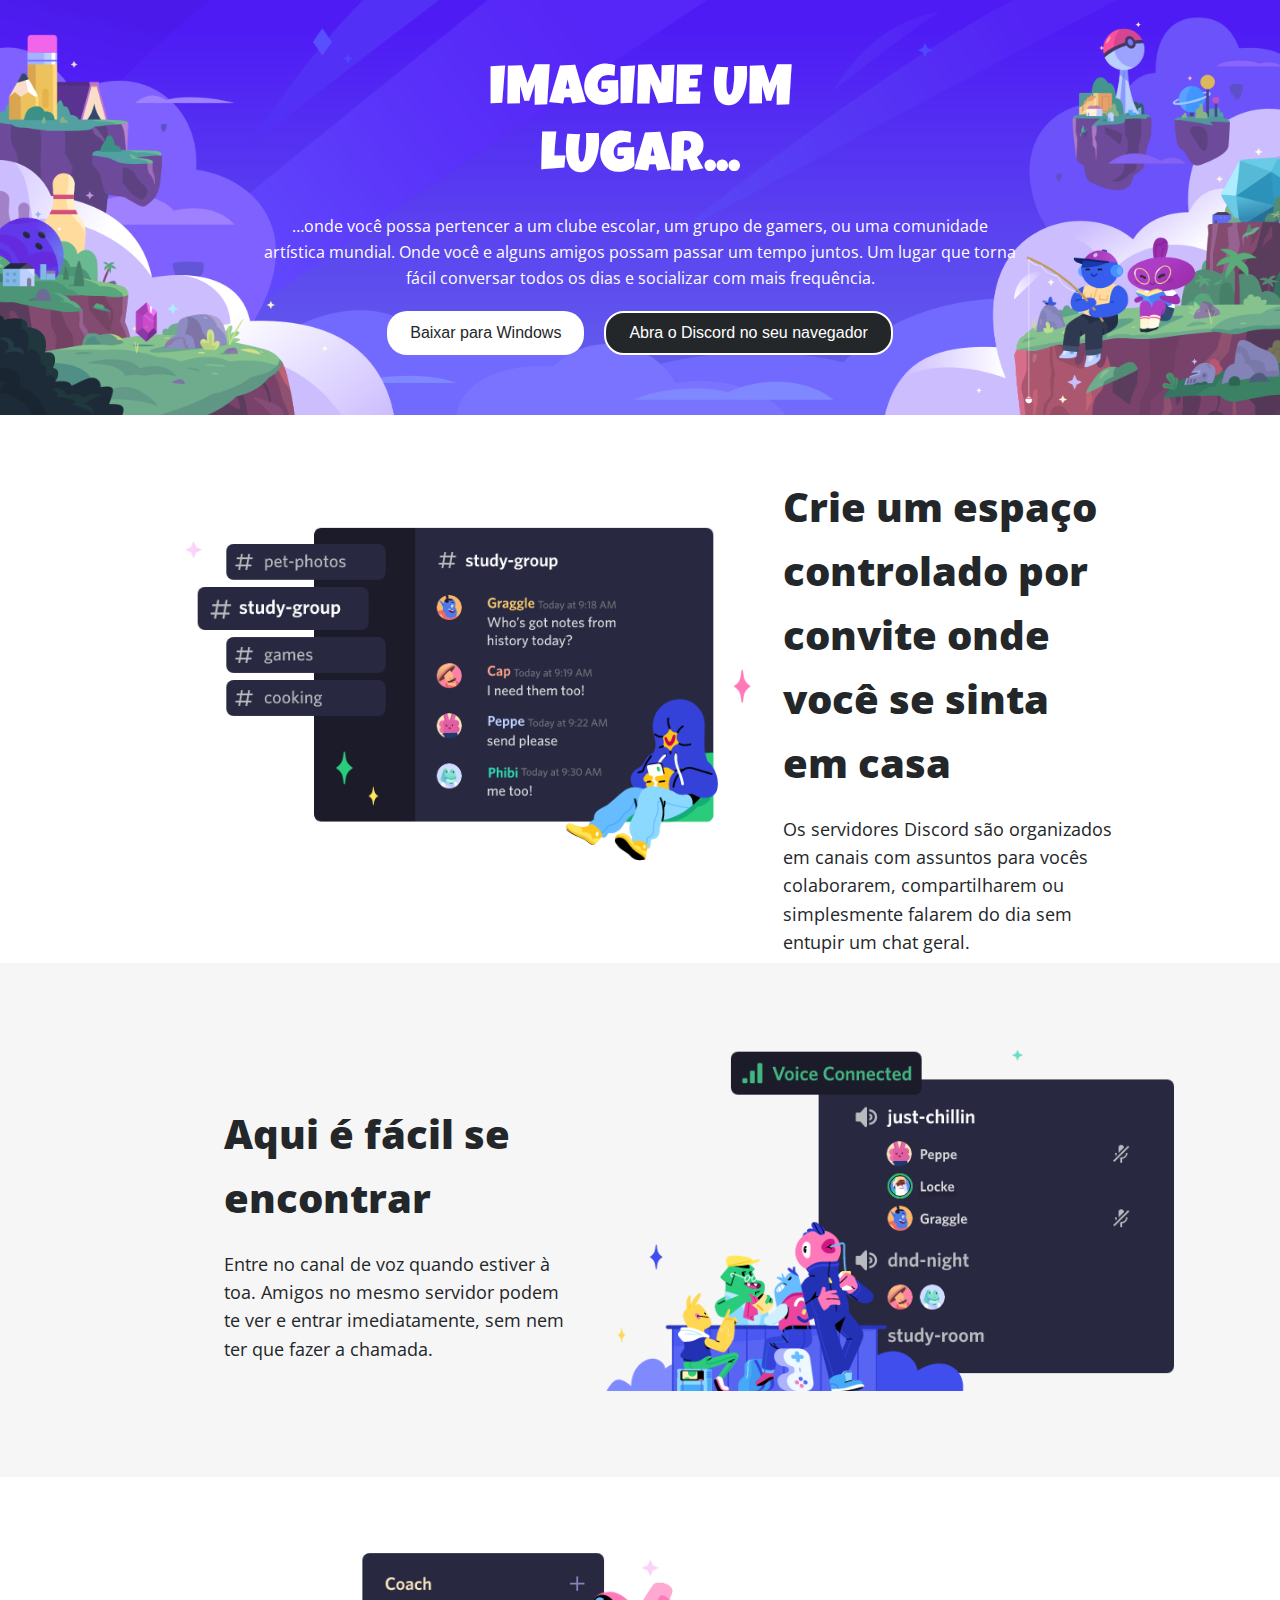
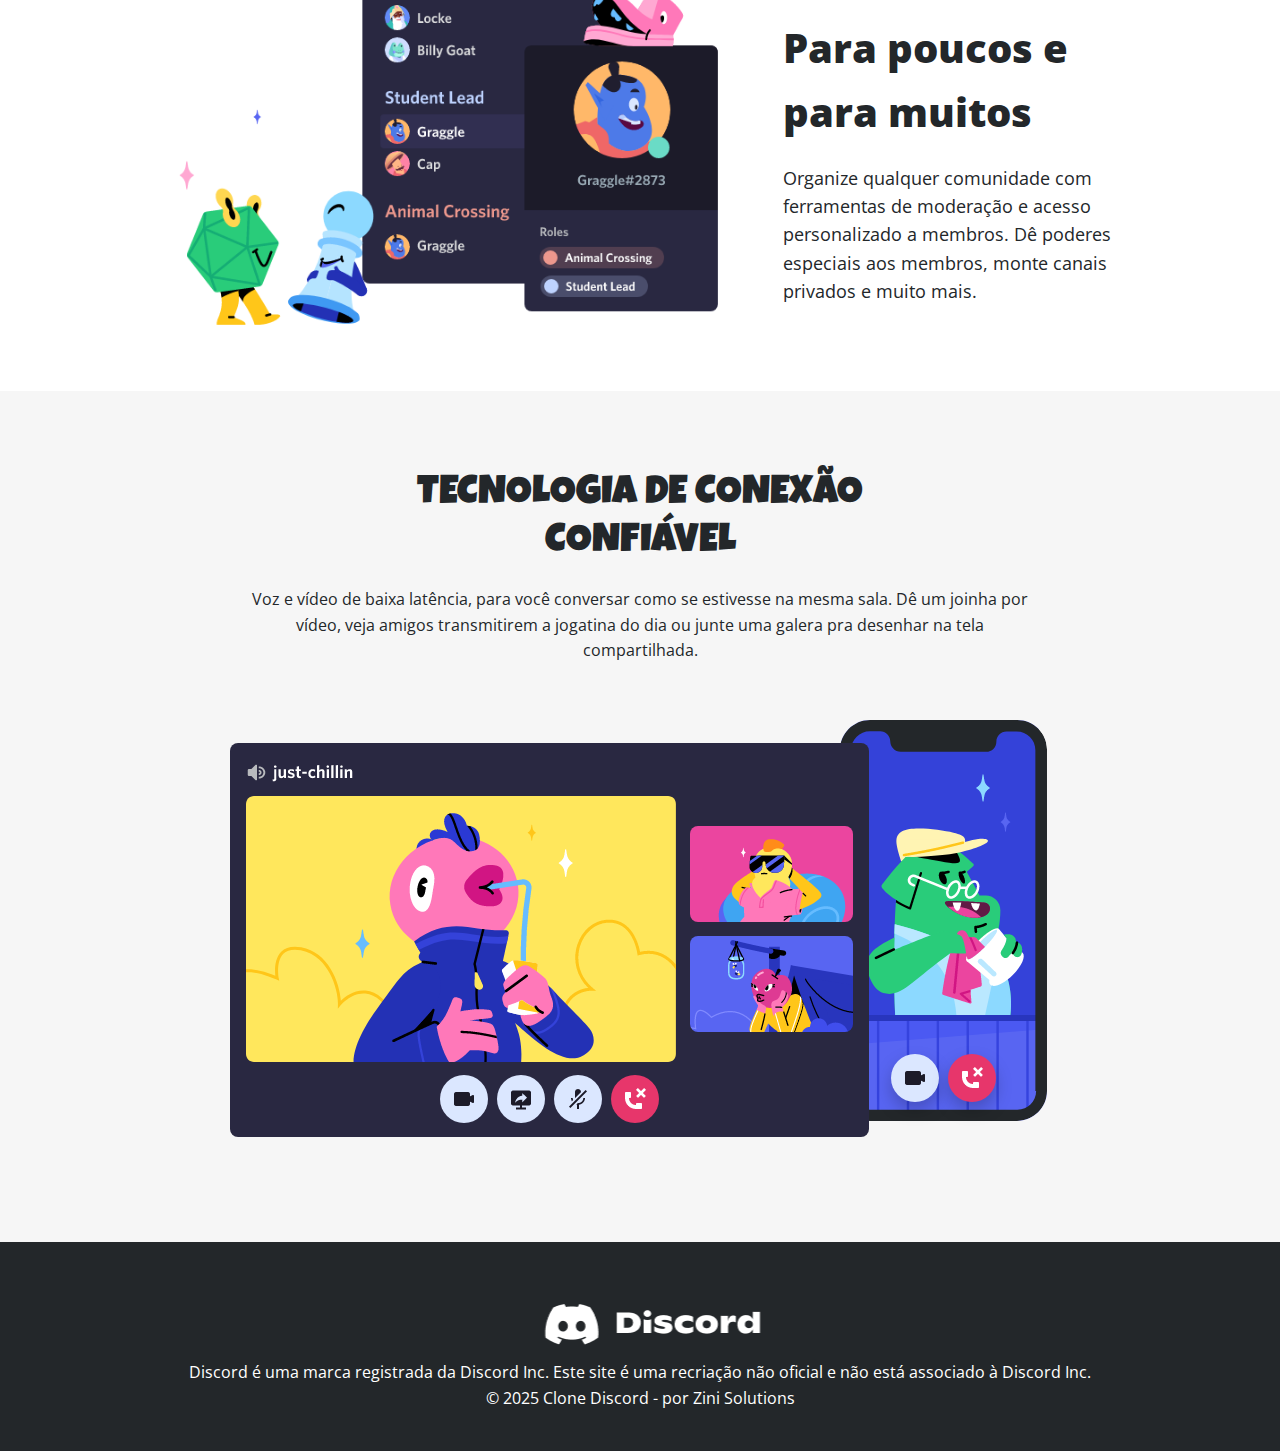
<file: 4_Clone_Discord/index.html>
<!DOCTYPE html>
<html lang="pt-BR">
<head>
  <meta charset="UTF-8">
  <meta name="viewport" content="width=device-width, initial-scale=1.0">
  <title>Discord - Imagine um Lugar</title>
  <!-- Estilos customizados -->
  <link rel="stylesheet" href="css/styles.css">
  <!-- Fontes -->
  <link href="https://fonts.googleapis.com/css2?family=Luckiest+Guy&display=swap" rel="stylesheet">
  <link href="https://fonts.googleapis.com/css2?family=Open+Sans:wght@400;700&display=swap" rel="stylesheet">
  <!-- Font Awesome -->
  <link rel="stylesheet" href="https://cdnjs.cloudflare.com/ajax/libs/font-awesome/5.15.3/css/all.min.css">
</head>
<body>
  <!-- Seção Hero -->
  <section class="hero">
    <div class="container">
      <div class="hero-content">
        <h1>IMAGINE UM<br> LUGAR...</h1>
        <p>
          …onde você possa pertencer a um clube escolar, um grupo de gamers, ou uma comunidade
          artística mundial. Onde você e alguns amigos possam passar um tempo juntos. Um lugar que
          torna fácil conversar todos os dias e socializar com mais frequência.
        </p>
        <div class="buttons">
          <button class="button primary">Baixar para Windows</button>
          <button class="button secondary">Abra o Discord no seu navegador</button>
        </div>
      </div>
    </div>
  </section>

  <!-- Seção Feature 01 -->
  <section class="feature">
        <div class="container">
        <div class="feature-image">
            <img src="assets/img/section01.png" alt="Imagem dos canais">
        </div>
        <div class="feature-content">
            <h2>Crie um espaço controlado por convite onde você se sinta em casa</h2>
            <p>
            Os servidores Discord são organizados em canais com assuntos para vocês colaborarem,
            compartilharem ou simplesmente falarem do dia sem entupir um chat geral.
            </p>
        </div>
        </div>
  </section>

  <!-- Seção Feature 02 -->
  <section class="feature02">
        <div class="container02">
        <div class="feature-content02">
            <h2>Aqui é fácil se encontrar</h2>
            <p>
            Entre no canal de voz quando estiver à toa. Amigos no mesmo servidor podem te ver e
            entrar imediatamente, sem nem ter que fazer a chamada.
            </p>
        </div>
        <div class="feature-image02">
            <img src="assets/img/section02.png" alt="Imagem de conversa">
        </div>
        </div>
  </section>

  <!-- Seção Feature 03 -->
  <section class="feature">
        <div class="container">
        <div class="feature-image">
            <img src="assets/img/section03.png" alt="Imagem dos canais">
        </div>
        <div class="feature-content">
            <h2>Para poucos e para muitos</h2>
            <p>
            Organize qualquer comunidade com ferramentas de moderação e acesso personalizado a
            membros. Dê poderes especiais aos membros, monte canais privados e muito mais.
            </p>
        </div>
        </div>
  </section>

    <!-- Seção Feature 04 -->
    <section class="feature04">
        <div class="container04">
        <div class="feature-content04">
            <h2>TECNOLOGIA DE CONEXÃO<br> CONFIÁVEL</h2>
            <p>
            Voz e vídeo de baixa latência, para você conversar como se estivesse na mesma sala. Dê um joinha por vídeo, veja amigos transmitirem a jogatina do dia ou junte uma galera pra desenhar na tela compartilhada.
            </p>
        </div>
        <div class="feature-image04">
            <img src="assets/img/section04.png" alt="Imagem de conversa">
        </div>
        </div>
    </section>

    <!-- Seção Footer -->
    <footer class="footer">
        <div class="container">
            <div class="footer-image">
                <img src="assets/img/footer.png" alt="Logo Discord">
            <div class="footer-content">
                <p>Discord é uma marca registrada da Discord Inc. Este site é uma recriação não oficial e não está associado à Discord Inc.</p>
                <p>&copy; 2025 Clone Discord - por Zini Solutions</p>
            </div>
        </div>


</body>
</html>
</file>
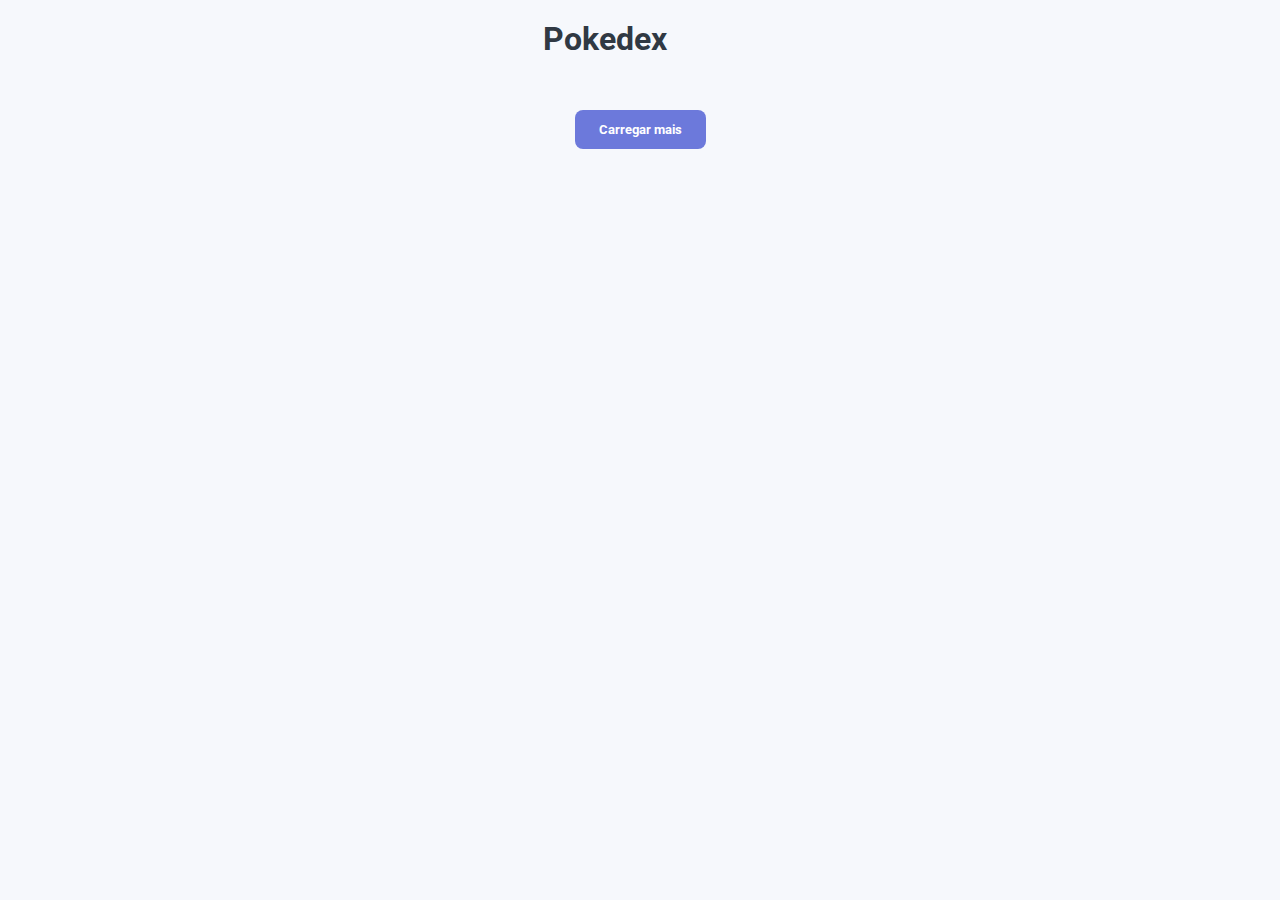
<file: 5_JS/pokedex/index.html>
<!DOCTYPE html>
<html lang="pt-pt">
<head>
    <meta charset="UTF-8">
    <meta name="viewport" content="width=device-width, initial-scale=1.0">
    <title>Pokédex Moderna</title>
    <!-- Fontes -->
    <link rel="preconnect" href="https://fonts.googleapis.com">
    <link rel="preconnect" href="https://fonts.gstatic.com" crossorigin>
    <link href="https://fonts.googleapis.com/css2?family=Roboto:wght@300;400;700&display=swap" rel="stylesheet">
    
    <!-- CSS -->
    <link rel="stylesheet" href="./assets/css/global.css">
    <link rel="stylesheet" href="./assets/css/pokedex.css">
</head>
<body>

    <section class="content">
        <header class="header">
            <div class="header-nav">
                <button class="icon-btn"><span class="arrow-left"></span></button>
                <button class="icon-btn menu-icon"></button>
            </div>
            <h1>Pokedex</h1>
        </header>

        <ul id="pokemonList" class="pokemons">
            <!-- Os Pokémon serão inseridos aqui pelo JS -->
        </ul>

        <div class="pagination">
            <button id="loadMoreButton" type="button">Carregar mais</button>
        </div>
    </section>

    <div id="pokemonDetailModal" class="modal">
        <div class="modal-content" id="modalContainer">
            <!-- Conteúdo dinâmico do detalhe -->
        </div>
    </div>

    <!-- Scripts -->
    <script src="./assets/js/pokemon-model.js"></script>
    <script src="./assets/js/poke-api.js"></script>
    <script src="./assets/js/main.js"></script>

</body>
</html>
</file>
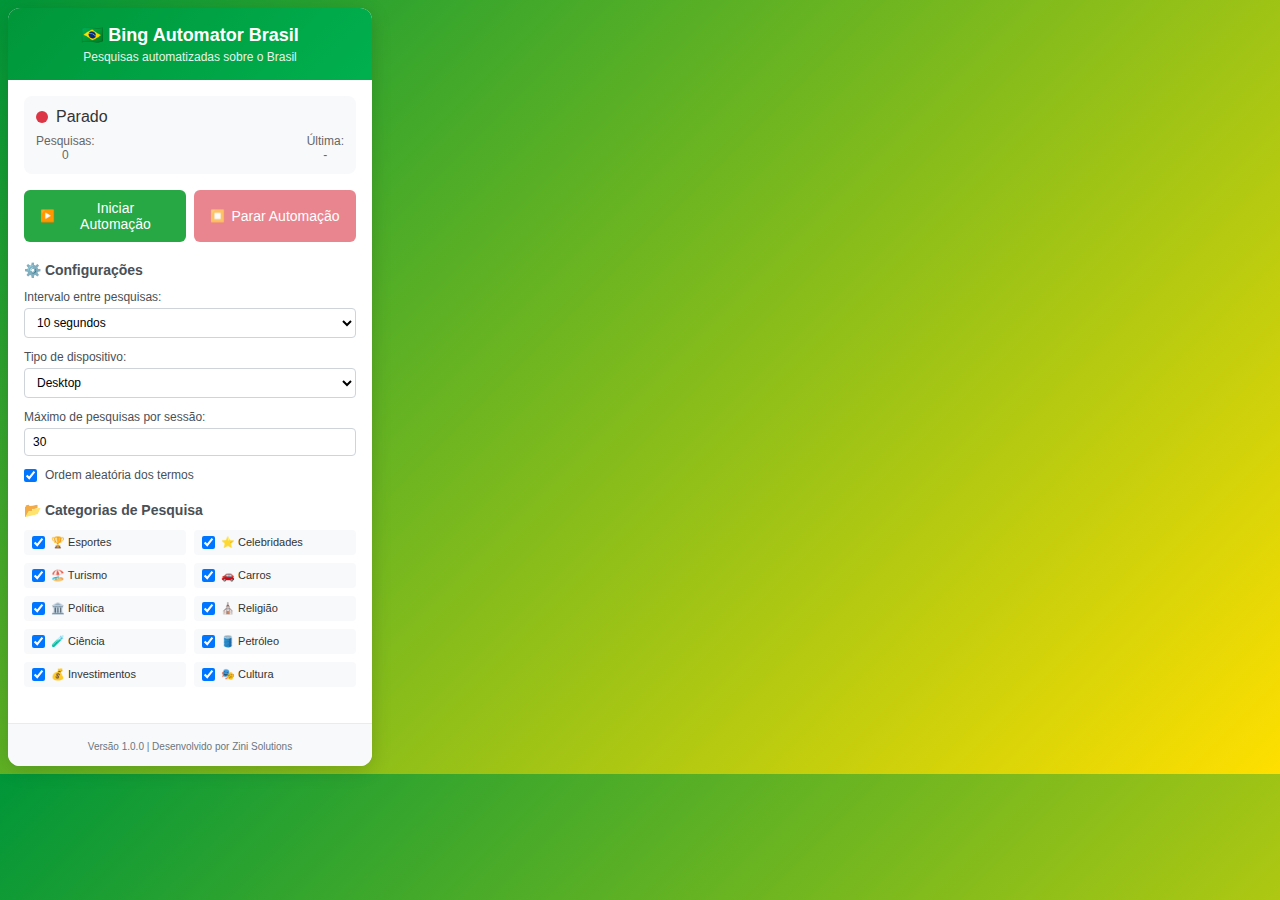
<file: 9_bing-automator-brasil/popup.html>
<!DOCTYPE html>
<html lang="pt-BR">
<head>
    <meta charset="UTF-8">
    <meta name="viewport" content="width=device-width, initial-scale=1.0">
    <title>Bing Automator Brasil</title>
    <link rel="stylesheet" href="popup.css">
</head>
<body>
    <div class="container">
        <header>
            <h1>🇧🇷 Bing Automator Brasil</h1>
            <p class="subtitle">Pesquisas automatizadas sobre o Brasil</p>
        </header>

        <main>
            <div class="status-section">
                <div class="status-indicator">
                    <span id="status-dot" class="status-dot stopped"></span>
                    <span id="status-text">Parado</span>
                </div>
                <div class="stats">
                    <div class="stat">
                        <span class="stat-label">Pesquisas:</span>
                        <span id="search-count">0</span>
                    </div>
                    <div class="stat">
                        <span class="stat-label">Última:</span>
                        <span id="last-search">-</span>
                    </div>
                </div>
            </div>

            <div class="controls-section">
                <button id="start-btn" class="btn btn-primary">
                    <span class="btn-icon">▶️</span>
                    Iniciar Automação
                </button>
                <button id="stop-btn" class="btn btn-secondary" disabled>
                    <span class="btn-icon">⏹️</span>
                    Parar Automação
                </button>
            </div>

            <div class="settings-section">
                <h3>⚙️ Configurações</h3>
                
                <div class="setting-group">
                    <label for="interval-select">Intervalo entre pesquisas:</label>
                    <select id="interval-select">
                        <option value="5">5 segundos</option>
                        <option value="10" selected>10 segundos</option>
                        <option value="15">15 segundos</option>
                        <option value="30">30 segundos</option>
                        <option value="60">1 minuto</option>
                        <option value="120">2 minutos</option>
                    </select>
                </div>

                <div class="setting-group">
                    <label for="device-select">Tipo de dispositivo:</label>
                    <select id="device-select">
                        <option value="desktop" selected>Desktop</option>
                        <option value="mobile">Mobile</option>
                        <option value="both">Ambos (alternado)</option>
                    </select>
                </div>

                <div class="setting-group">
                    <label for="max-searches">Máximo de pesquisas por sessão:</label>
                    <input type="number" id="max-searches" min="1" max="100" value="30">
                </div>

                <div class="setting-group checkbox-group">
                    <input type="checkbox" id="random-order" checked>
                    <label for="random-order">Ordem aleatória dos termos</label>
                </div>
            </div>

            <div class="categories-section">
                <h3>📂 Categorias de Pesquisa</h3>
                <div class="categories-grid">
                    <label class="category-item">
                        <input type="checkbox" value="esportes" checked>
                        <span>🏆 Esportes</span>
                    </label>
                    <label class="category-item">
                        <input type="checkbox" value="celebridades" checked>
                        <span>⭐ Celebridades</span>
                    </label>
                    <label class="category-item">
                        <input type="checkbox" value="turismo" checked>
                        <span>🏖️ Turismo</span>
                    </label>
                    <label class="category-item">
                        <input type="checkbox" value="carros" checked>
                        <span>🚗 Carros</span>
                    </label>
                    <label class="category-item">
                        <input type="checkbox" value="politica" checked>
                        <span>🏛️ Política</span>
                    </label>
                    <label class="category-item">
                        <input type="checkbox" value="religiao" checked>
                        <span>⛪ Religião</span>
                    </label>
                    <label class="category-item">
                        <input type="checkbox" value="ciencia" checked>
                        <span>🧪 Ciência</span>
                    </label>
                    <label class="category-item">
                        <input type="checkbox" value="petroleo" checked>
                        <span>🛢️ Petróleo</span>
                    </label>
                    <label class="category-item">
                        <input type="checkbox" value="investimentos" checked>
                        <span>💰 Investimentos</span>
                    </label>
                    <label class="category-item">
                        <input type="checkbox" value="cultura" checked>
                        <span>🎭 Cultura</span>
                    </label>
                </div>
            </div>
        </main>

        <footer>
            <div class="footer-info">
                <small>Versão 1.0.0 | Desenvolvido por Zini Solutions</small>
            </div>
        </footer>
    </div>

    <script src="popup.js"></script>
</body>
</html>
</file>
<file: 4_Clone_Discord/css/styles.css>
/*
  Trilhas DIO.me - Clone Discord
  Estilos CSS para a página inicial do Discord Clone
  Baseado no design do Figma
  Autor: Zini Solutions / Vinícius Tomazini
  Data: 31/07/2025
*/

/* =====================================================
   Reset e Declaração de Variáveis
===================================================== */
* {
  margin: 0;
  padding: 0;
  box-sizing: border-box;
}

:root {
  /* Cores */
  --primary-color: #5865f2;       /* Discord Blue */
  --secondary-color: #ffffff;     /* Branco */
  --background-color: #f6f6f6;      /* Cinza Claro */
  --text-color: #23272a;

  /* Tipografia */
  --font-family: 'Open Sans', sans-serif;

  /* Espaçamentos */
  --spacing-medium: 20px;
  --spacing-large: 40px;

  /* Bordas */
  --border-radius: 8px;
}

/* =====================================================
   Estilos Globais
===================================================== */
body {
  font-family: var(--font-family);
  color: var(--text-color);
  background-color: var(--background-color);
  line-height: 1.6;
}

/* Containers Padronizados */
.container,
.container02 {
  width: 100%;
  max-width: 1200px;
  margin: 0 auto;
  padding: 20px;
}

/* =====================================================
   Seção Hero
===================================================== */
.hero {
  background: url('../assets/img/image_header.png') no-repeat center/cover;
  position: relative;
  padding: var(--spacing-large) 0;
  color: var(--secondary-color);
}

.hero .container {
  display: flex;
  flex-direction: column;
  align-items: center;
  justify-content: center;
  position: relative;
  z-index: 1;
  text-align: center;
}

.hero-content h1 {
  font-size: 56px;
  font-weight: 400;
  font-family: 'Luckiest Guy', cursive;
  line-height: 1.2;
}

.hero-content p {
  font-size: 16px;
  margin-top: var(--spacing-medium);
  max-width: 757px;
  line-height: 1.6;
}

/* =====================================================
   Botões
===================================================== */
.buttons {
  margin-top: var(--spacing-medium);
  display: flex;
  justify-content: center;
  gap: var(--spacing-medium);
}

.button {
  padding: 11px 23px;
  border-radius: 20px;
  border: none;
  cursor: pointer;
  font-weight: 400;
  font-size: 16px;
  transition: background-color 0.3s ease;
}

.button.primary {
  background-color: var(--secondary-color);
  color: var(--text-color);
}

.button.primary:hover {
  background-color: #f0f0f0;
}

.button.secondary {
  background-color: var(--text-color);
  color: var(--secondary-color);
  border: 2px solid var(--secondary-color);
}

.button.secondary:hover {
  background-color: rgba(255, 255, 255, 0.1);
}

/* =====================================================
   Seções Feature (01 e 03)
===================================================== */
.feature {
  padding: var(--spacing-large) 0;
  background-color: var(--secondary-color);
  margin: 0 auto;

}

.feature .container {
  display: flex;
  align-items: center;
  justify-content: center;
  gap: 150px;
}

.feature-content {
  max-width: 329px;
  text-align: left;
}

.feature-content h2 {
  font-size: 2.5rem;
  color: var(--text-color);
  font-weight: 800;
  margin-bottom: var(--spacing-medium);
}

.feature-content p {
  font-size: 1.1rem;
  color: var(--text-color);
  line-height: 1.6;
  font-weight: 400;
  width: 348px;
  height: 88px;
}

.feature-image {
  width: 40%;
}

.feature-image img {
  width: 607px;
  height: 394px;
  display: block;
}

/* =====================================================
   Seção Feature 02
===================================================== */
.feature02 {
  padding: var(--spacing-large) 0;
  background-color: var(--background-color);
  margin: 0 auto;
  display: flex;
}

.feature02 .container02 {
  display: flex;
  align-items: center;
  justify-content: center;
  gap: 40px;
}

.feature-content02 {
  max-width: 329px;
  text-align: left;
}

.feature-content02 h2 {
  font-size: 2.5rem;
  color: var(--text-color);
  font-weight: 800;
  margin-bottom: var(--spacing-medium);
}

.feature-content02 p {
  font-size: 1.1rem;
  color: var(--text-color);
  line-height: 1.6;
  font-weight: 400;
  width: 348px;
  height: 88px;
}

.feature-image02 {
  width: 40%;
}

.feature-image02 img {
  width: 607px;
  height: 394px;
  display: block;
}

/* =====================================================
   Seção Feature 04
===================================================== */

/* =====================================================
   Seção Feature 04
===================================================== */
.feature04 {
  padding: var(--spacing-large) 0;
  background-color: var(--background-color);
  margin: 0 auto;
}

/* Container principal da seção */
.container04 {
  display: flex;
  flex-direction: column;
  justify-content: space-between; /* Texto no topo e imagem embaixo */
  align-items: center;            /* Centraliza horizontalmente */
  min-height: 600px;              /* Ajuste conforme necessário */
  padding: 0 20px;
}

/* Estilização do bloco de texto */
.feature-content04 {
  text-align: center;
}

.feature-content04 h2 {
  font-size: 40px;
  font-weight: 400;
  font-family: 'Luckiest Guy', cursive;
  line-height: 1.2;
  margin-top: var(--spacing-large);
}

.feature-content04 p {
  font-size: 16px;
  margin-top: var(--spacing-medium);
  max-width: 802px;
  line-height: 1.6;
}

/* Estilização da imagem */
.feature-image04 {
  text-align: center;
}

.feature-image04 img {
  max-width: 100%;
  height: auto;
}

/* =====================================================
   Seção Footer
===================================================== */
.footer {
  background-color: #23272A;
  color: var(--secondary-color);
  padding: 20px 0;
  text-align: center;
}

/* =====================================================
   Responsividade
===================================================== */
@media (max-width: 992px) {
    .feature .container {
        gap: 40px;      
    }

}
@media (max-width: 768px) {
  /* Ajusta o layout do Hero */
  .hero .container {
    flex-direction: column;
  }
  
  .hero-content h1 {
    font-size: 44px;
  }
  
  /* Ajusta o layout das seções Feature e Feature 02 */
  .feature .container,
  .feature02 .container02 {
    flex-direction: column;
    text-align: center;
  }
  
  .feature-content,
  .feature-content02 {
    margin-bottom: var(--spacing-medium);
  }
  
  .feature-image,
  .feature-image02 {
    width: 100%;
    margin-bottom: var(--spacing-large);
  }
  
    .feature .container {
    gap: var(--spacing-medium);
  }
}
</file>
<file: 5_JS/pokedex/assets/css/global.css>
* {
            box-sizing: border-box;
            font-family: 'Roboto', sans-serif;
            margin: 0;
            padding: 0;
        }

        body {
            background-color: #f6f8fc;
            display: flex;
            justify-content: center;
            min-height: 100vh;
        }

        #app-container {
            background-color: white;
            width: 100%;
            max-width: 450px;
            min-height: 100vh;
            position: relative;
            box-shadow: 0 0 20px rgba(0,0,0,0.1);
            overflow-x: hidden;
            display: flex;
            flex-direction: column;
        }

        button {
            cursor: pointer;
            border: none;
            outline: none;
        }
</file>
<file: 5_JS/pokedex/assets/css/pokedex.css>
/* Cabeçalho */
.header h1 {
    font-size: 2rem;
    color: #303943;
    margin: 20px 0;
}

.header-nav {
    display: flex;
    justify-content: space-between;
    align-items: center;
}

/* Lista de Pokémon */
.pokemons {
    display: grid;
    grid-template-columns: 1fr 1fr;
    gap: 10px;
    list-style: none;
}

/* Card Individual */
.pokemon {
    border-radius: 1rem;
    padding: 1rem;
    color: #fff;
    display: flex;
    flex-direction: column;
    position: relative;
    height: 120px;
    overflow: hidden;
    cursor: pointer;
    transition: transform 0.2s;
}

.pokemon:hover {
    transform: scale(1.02);
}

.pokemon .number {
    position: absolute;
    right: 10px;
    top: 10px;
    font-size: 0.8rem;
    font-weight: 700;
    opacity: 0.2;
}

.pokemon .name {
    text-transform: capitalize;
    font-weight: 700;
    margin-bottom: 0.5rem;
}

.pokemon .detail {
    display: flex;
    flex-direction: row;
    align-items: center;
    justify-content: space-between;
}

.pokemon .types {
    display: flex;
    flex-direction: column;
    gap: 5px;
}

.pokemon .type {
    background: rgba(255, 255, 255, 0.2);
    border-radius: 1rem;
    font-size: 0.65rem;
    padding: 4px 10px;
    text-align: center;
}

.pokemon img {
    max-width: 70px;
    height: 70px;
}

/* Cores por Tipo */
.grass { background-color: #48d0b0; }
.fire { background-color: #fb6c6c; }
.water { background-color: #76bdfe; }
.bug { background-color: #aabb22; }
.normal { background-color: #a8a878; }
.poison { background-color: #a040a0; }
.electric { background-color: #ffd86e; color: #303943; }
.ground { background-color: #e2bf65; }
.fairy { background-color: #ee99ac; }

/* Paginação */
.pagination {
    display: flex;
    justify-content: center;
    padding: 2rem;
}

#loadMoreButton {
    background-color: #6c79db;
    color: #fff;
    padding: 0.75rem 1.5rem;
    border-radius: 0.5rem;
    font-weight: 700;
}

/* Modal Detalhes (Layout da imagem) */
.modal {
    display: none;
    position: fixed;
    top: 0;
    left: 0;
    width: 100%;
    height: 100%;
    background: rgba(0,0,0,0.5);
    z-index: 100;
    justify-content: center;
    align-items: flex-end;
}

.modal-content {
    width: 100%;
    max-width: 480px;
    height: 90vh;
    border-radius: 2rem 2rem 0 0;
    position: relative;
    display: flex;
    flex-direction: column;
}

.modal-header {
    padding: 40px 20px 80px;
    color: #fff;
}

.modal-body {
    background: #fff;
    flex: 1;
    border-radius: 2rem 2rem 0 0;
    margin-top: -30px;
    padding: 40px 20px;
}

.modal-img-container {
    position: absolute;
    top: 160px;
    left: 50%;
    transform: translateX(-50%);
    z-index: 101;
}

.modal-img-container img {
    width: 200px;
    height: auto;
    filter: drop-shadow(0 5px 15px rgba 0,0,0,0.2);
}

/* Stats (Barras) */
.stat-row {
    display: flex;
    align-items: center;
    margin-bottom: 15px;
    font-size: 0.9rem;
}

.stat-label { width: 100px; color: #999; }
.stat-value { width: 40px; font-weight: 700; color: #303943; }
.stat-bar-bg { flex: 1; height: 4px; background: #eee; border-radius: 2px; }
.stat-bar-fill { height: 100%; border-radius: 2px; transition: width 0.5s; }
</file>
<file: 9_bing-automator-brasil/popup.css>
* {
    margin: 0;
    padding: 0;
    box-sizing: border-box;
}

body {
    font-family: 'Segoe UI', Tahoma, Geneva, Verdana, sans-serif;
    background: linear-gradient(135deg, #009639 0%, #FFDF00 100%);
    color: #333;
    width: 380px;
    min-height: 600px;
}

.container {
    background: white;
    border-radius: 12px;
    margin: 8px;
    box-shadow: 0 4px 20px rgba(0, 0, 0, 0.15);
    overflow: hidden;
}

header {
    background: linear-gradient(135deg, #009639 0%, #00B04F 100%);
    color: white;
    padding: 16px;
    text-align: center;
}

header h1 {
    font-size: 18px;
    font-weight: 600;
    margin-bottom: 4px;
}

.subtitle {
    font-size: 12px;
    opacity: 0.9;
}

main {
    padding: 16px;
}

.status-section {
    background: #f8f9fa;
    border-radius: 8px;
    padding: 12px;
    margin-bottom: 16px;
}

.status-indicator {
    display: flex;
    align-items: center;
    gap: 8px;
    margin-bottom: 8px;
}

.status-dot {
    width: 12px;
    height: 12px;
    border-radius: 50%;
    display: inline-block;
}

.status-dot.stopped {
    background-color: #dc3545;
}

.status-dot.running {
    background-color: #28a745;
    animation: pulse 2s infinite;
}

.status-dot.paused {
    background-color: #ffc107;
}

@keyframes pulse {
    0% { opacity: 1; }
    50% { opacity: 0.5; }
    100% { opacity: 1; }
}

.stats {
    display: flex;
    justify-content: space-between;
    font-size: 12px;
    color: #666;
}

.stat {
    display: flex;
    flex-direction: column;
    align-items: center;
}

.stat-label {
    font-weight: 500;
}

.controls-section {
    display: flex;
    gap: 8px;
    margin-bottom: 20px;
}

.btn {
    flex: 1;
    padding: 10px 16px;
    border: none;
    border-radius: 6px;
    font-size: 14px;
    font-weight: 500;
    cursor: pointer;
    display: flex;
    align-items: center;
    justify-content: center;
    gap: 6px;
    transition: all 0.2s ease;
}

.btn:hover:not(:disabled) {
    transform: translateY(-1px);
    box-shadow: 0 2px 8px rgba(0, 0, 0, 0.15);
}

.btn:disabled {
    opacity: 0.6;
    cursor: not-allowed;
}

.btn-primary {
    background: #28a745;
    color: white;
}

.btn-primary:hover:not(:disabled) {
    background: #218838;
}

.btn-secondary {
    background: #dc3545;
    color: white;
}

.btn-secondary:hover:not(:disabled) {
    background: #c82333;
}

.btn-icon {
    font-size: 12px;
}

.settings-section, .categories-section {
    margin-bottom: 20px;
}

.settings-section h3, .categories-section h3 {
    font-size: 14px;
    font-weight: 600;
    margin-bottom: 12px;
    color: #495057;
    display: flex;
    align-items: center;
    gap: 6px;
}

.setting-group {
    margin-bottom: 12px;
}

.setting-group label {
    display: block;
    font-size: 12px;
    font-weight: 500;
    margin-bottom: 4px;
    color: #495057;
}

.setting-group select, .setting-group input[type="number"] {
    width: 100%;
    padding: 6px 8px;
    border: 1px solid #ced4da;
    border-radius: 4px;
    font-size: 12px;
    background: white;
}

.setting-group select:focus, .setting-group input[type="number"]:focus {
    outline: none;
    border-color: #009639;
    box-shadow: 0 0 0 2px rgba(0, 150, 57, 0.2);
}

.checkbox-group {
    display: flex;
    align-items: center;
    gap: 8px;
}

.checkbox-group input[type="checkbox"] {
    width: auto;
}

.checkbox-group label {
    margin-bottom: 0;
    cursor: pointer;
}

.categories-grid {
    display: grid;
    grid-template-columns: 1fr 1fr;
    gap: 8px;
}

.category-item {
    display: flex;
    align-items: center;
    gap: 6px;
    padding: 6px 8px;
    background: #f8f9fa;
    border-radius: 4px;
    cursor: pointer;
    transition: background-color 0.2s ease;
    font-size: 11px;
}

.category-item:hover {
    background: #e9ecef;
}

.category-item input[type="checkbox"] {
    width: auto;
    margin: 0;
}

.category-item span {
    font-weight: 500;
}

footer {
    background: #f8f9fa;
    padding: 12px 16px;
    border-top: 1px solid #e9ecef;
}

.footer-info {
    text-align: center;
}

.footer-info small {
    color: #6c757d;
    font-size: 10px;
}

/* Scrollbar customization */
::-webkit-scrollbar {
    width: 6px;
}

::-webkit-scrollbar-track {
    background: #f1f1f1;
}

::-webkit-scrollbar-thumb {
    background: #c1c1c1;
    border-radius: 3px;
}

::-webkit-scrollbar-thumb:hover {
    background: #a8a8a8;
}
</file>
